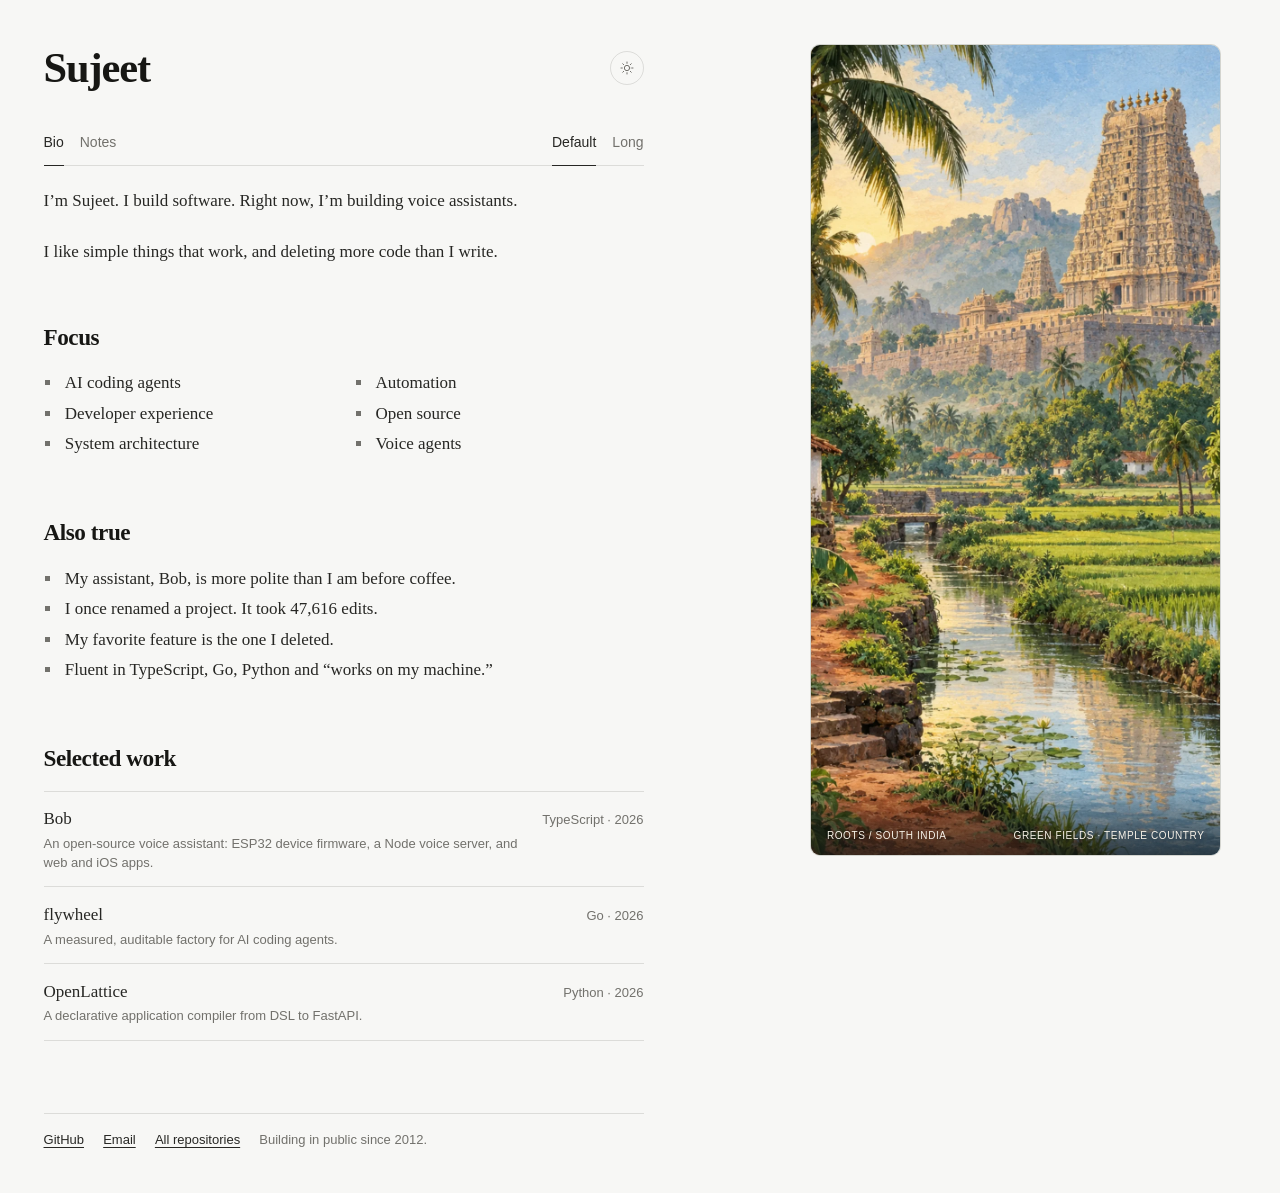
<file: index.html>
<!doctype html>
<html lang="en">
  <head>
    <meta charset="UTF-8" />
    <meta name="viewport" content="width=device-width, initial-scale=1" />
    <meta name="theme-color" content="#f7f7f5" media="(prefers-color-scheme: light)" />
    <meta name="theme-color" content="#191a1c" media="(prefers-color-scheme: dark)" />
    <meta name="description" content="Sujeet builds software. Right now: voice assistants." />
    <meta property="og:title" content="Sujeet | suzworx" />
    <meta property="og:description" content="I build software. Mostly things that talk, sometimes things that should not." />
    <meta property="og:image" content="https://avatars.githubusercontent.com/u/3041104?v=4" />
    <meta name="twitter:card" content="summary" />
    <title>Sujeet | suzworx</title>
    <link rel="icon" href="assets/temple-favicon.png" type="image/png" />
    <link rel="apple-touch-icon" href="assets/temple-touch-icon.png" />
    <link rel="stylesheet" href="styles.css?v=7" />
    <script>
      document.documentElement.dataset.theme = localStorage.getItem("theme") || "system";
    </script>
  </head>
  <body>
    <main class="site-shell">
      <article class="content-frame">
        <div class="home-layout">
          <div class="home-copy">
            <header class="title-row">
              <h1><a href="./">Sujeet</a></h1>
              <button class="theme-toggle" type="button" aria-label="Change color theme" title="Change color theme">
                <svg aria-hidden="true" viewBox="0 0 24 24"><path d="M12 3v2m0 14v2M3 12h2m14 0h2M5.64 5.64l1.42 1.42m9.88 9.88 1.42 1.42m0-12.72-1.42 1.42M7.06 16.94l-1.42 1.42M16 12a4 4 0 1 1-8 0 4 4 0 0 1 8 0Z"/></svg>
              </button>
            </header>

            <div class="section-bar">
              <div class="view-tabs" role="tablist" aria-label="Sections">
                <button type="button" role="tab" id="tab-bio" aria-selected="true" aria-controls="view-bio" data-view="bio">Bio</button>
                <button type="button" role="tab" id="tab-notes" aria-selected="false" aria-controls="view-notes" data-view="notes">Notes</button>
              </div>
              <div class="bio-options" aria-label="Bio length">
                <button type="button" aria-pressed="true" data-bio="brief">Default</button>
                <button type="button" aria-pressed="false" data-bio="long">Long</button>
              </div>
              <span id="notes-count" class="notes-count" hidden></span>
            </div>

            <div id="view-bio" role="tabpanel" aria-labelledby="tab-bio">
            <section class="bio-section" aria-label="Bio">
              <div id="bio-content">
                <p>I’m Sujeet. I build software. Right now, I’m building voice assistants.</p>
                <p>I like simple things that work, and deleting more code than I write.</p>
              </div>
            </section>

            <section class="index-section" aria-labelledby="focus-heading">
              <h2 id="focus-heading">Focus</h2>
              <ul class="focus-list">
                <li>AI coding agents</li>
                <li>Developer experience</li>
                <li>System architecture</li>
                <li>Automation</li>
                <li>Open source</li>
                <li>Voice agents</li>
              </ul>
            </section>

            <section class="index-section" aria-labelledby="facts-heading">
              <h2 id="facts-heading">Also true</h2>
              <ul class="focus-list facts-list">
                <li>My assistant, Bob, is more polite than I am before coffee.</li>
                <li>I once renamed a project. It took 47,616 edits.</li>
                <li>My favorite feature is the one I deleted.</li>
                <li>Fluent in TypeScript, Go, Python and “works on my machine.”</li>
              </ul>
            </section>

            <section class="index-section" aria-labelledby="work-heading">
              <h2 id="work-heading">Selected work</h2>
              <div class="project-list">
                <a class="project-row" href="https://github.com/suzworx/bob" target="_blank" rel="noreferrer">
                  <span><strong>Bob</strong><small>An open-source voice assistant: ESP32 device firmware, a Node voice server, and web and iOS apps.</small></span>
                  <em>TypeScript · 2026</em>
                </a>
                <a class="project-row" href="https://github.com/suzworx/flywheel" target="_blank" rel="noreferrer">
                  <span><strong>flywheel</strong><small>A measured, auditable factory for AI coding agents.</small></span>
                  <em>Go · 2026</em>
                </a>
                <a class="project-row" href="https://github.com/suzworx/OpenLattice" target="_blank" rel="noreferrer">
                  <span><strong>OpenLattice</strong><small>A declarative application compiler from DSL to FastAPI.</small></span>
                  <em>Python · 2026</em>
                </a>
              </div>
            </section>

            </div>

            <div id="view-notes" role="tabpanel" aria-labelledby="tab-notes" hidden>
              <div class="notes-layout">
                <ol id="timeline" class="timeline" aria-label="Notes timeline"></ol>
                <div id="note" class="note-reader" aria-live="polite">
                  <noscript><p>Notes need JavaScript. Read them in <a href="notes.md">notes.md</a>.</p></noscript>
                </div>
              </div>
            </div>

            <footer>
              <a href="https://github.com/suzworx" target="_blank" rel="noreferrer">GitHub</a>
              <a href="mailto:suzworx@gmail.com">Email</a>
              <a href="https://github.com/suzworx?tab=repositories" target="_blank" rel="noreferrer">All repositories</a>
              <span>Building in public since 2012.</span>
            </footer>
          </div>

          <aside class="home-visual" aria-label="A lush South Indian landscape with a monumental temple rising in the distance">
            <img class="hero-image" src="assets/telugu-temple.webp" alt="A painted South Indian landscape with green fields, palms, a waterway, and a great Dravidian temple" />
            <p class="visual-caption"><span>roots / south india</span><span>green fields · temple country</span></p>
          </aside>
        </div>
      </article>
    </main>
    <script src="notes.js?v=7"></script>
    <script src="script.js?v=7"></script>
  </body>
</html>
</file>
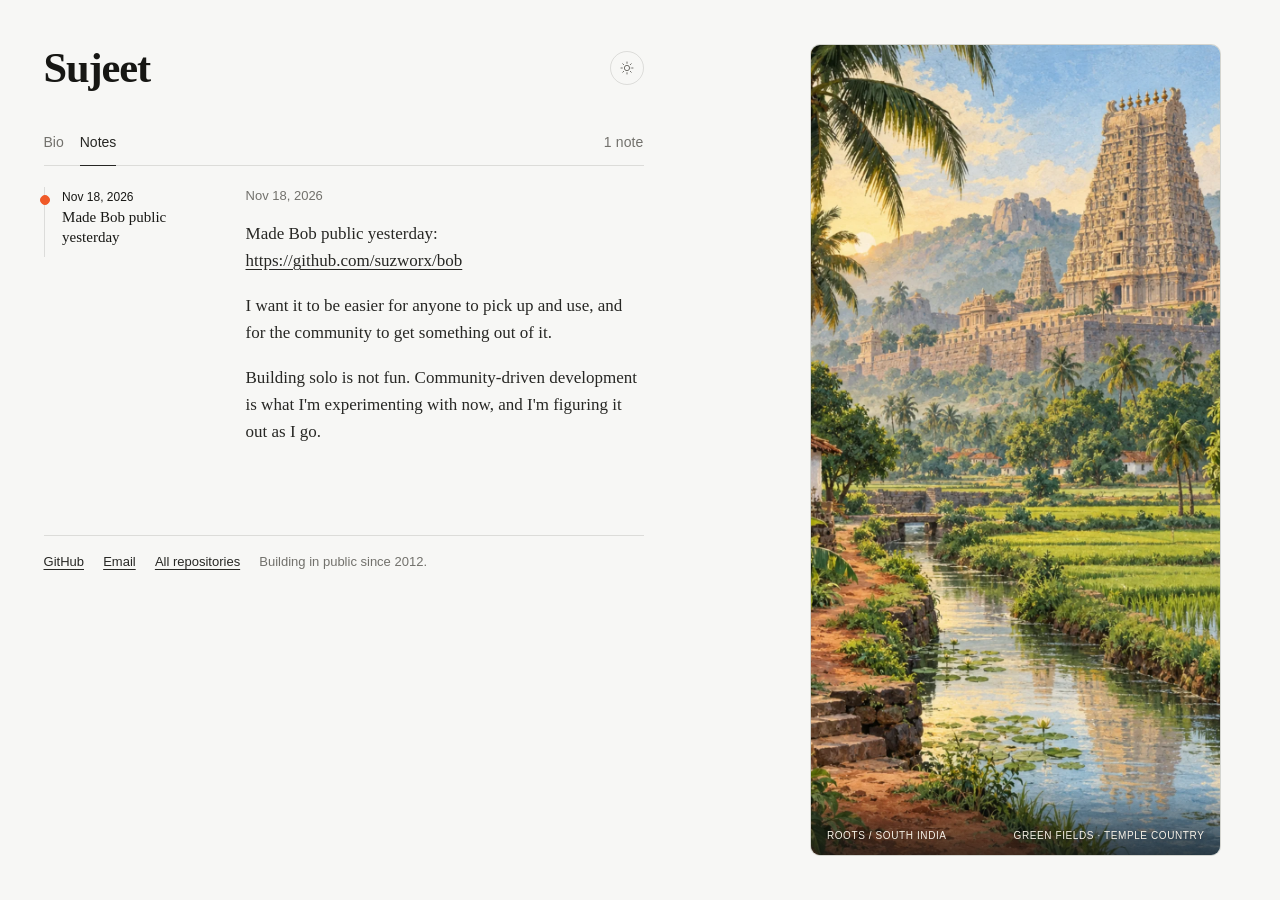
<file: feed.html>
<!doctype html>
<meta charset="UTF-8" />
<title>Moved to Notes</title>
<script>location.replace("./" + (location.hash && location.hash !== "#feed" ? location.hash : "#notes"));</script>
<meta http-equiv="refresh" content="0; url=./#notes" />
<p>The feed is now <a href="./#notes">Notes</a>.</p>
</file>
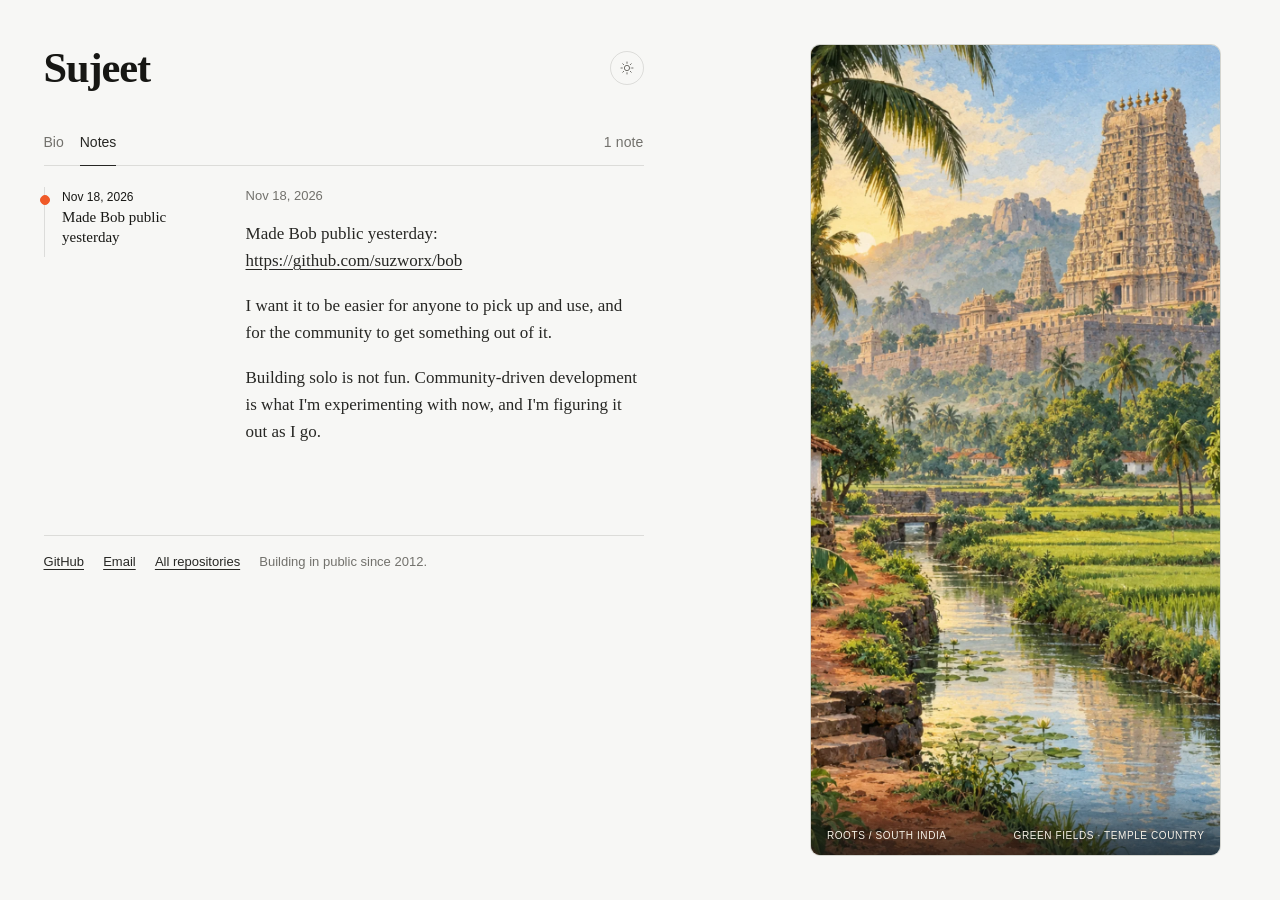
<file: notes.html>
<!doctype html>
<meta charset="UTF-8" />
<title>Notes | Sujeet</title>
<script>location.replace("./" + (location.hash || "#notes"));</script>
<meta http-equiv="refresh" content="0; url=./#notes" />
<p>Notes are on the <a href="./#notes">home page</a>.</p>
</file>
<file: styles.css>
@font-face{font-family:"Iowan Local";src:local("Iowan Old Style"),local("Palatino");font-display:swap}
:root{--bg:#f7f7f5;--copy:#272724;--heading:#171714;--muted:#72716c;--line:rgba(39,39,36,.13);--panel:#eceee9;--orange:#f05a28;--blue:#2d5fd5;--green:#4d7d55;--paper:#fffef9;--reading:"Iowan Local","Iowan Old Style","Palatino Linotype",Palatino,Georgia,serif;--ui:ui-sans-serif,-apple-system,BlinkMacSystemFont,"Segoe UI",sans-serif;color-scheme:light}
html[data-theme="dark"]{--bg:#191a1c;--copy:#e8e6e0;--heading:#f7f5ef;--muted:#aaa7a0;--line:rgba(232,230,224,.16);--panel:#232529;--paper:#202225;--orange:#ff7446;--blue:#7298ff;--green:#81a98a;color-scheme:dark}
@media(prefers-color-scheme:dark){html[data-theme="system"]{--bg:#191a1c;--copy:#e8e6e0;--heading:#f7f5ef;--muted:#aaa7a0;--line:rgba(232,230,224,.16);--panel:#232529;--paper:#202225;--orange:#ff7446;--blue:#7298ff;--green:#81a98a;color-scheme:dark}}
*{box-sizing:border-box}html{background:var(--bg);scrollbar-gutter:stable}body{margin:0;background:var(--bg);color:var(--copy);font:17px/1.6 var(--reading);text-rendering:optimizeLegibility}.site-shell{--pad:clamp(1.25rem,3.4vw,3.25rem);min-height:100vh;padding:var(--pad);container-type:inline-size}.content-frame{--width:600px;width:min(100%,var(--width));margin-inline:auto}.home-layout,.home-copy{min-width:0}.title-row{display:flex;align-items:center;justify-content:space-between;margin-bottom:2.35rem}h1{margin:0;font-size:clamp(2.2rem,3.5vw,2.65rem);font-weight:600;line-height:1.15;letter-spacing:-.025em}h1 a{color:var(--heading);text-decoration:none}h1 a:hover{opacity:.7}h1 span{font-size:1.1em}.theme-toggle{width:34px;height:34px;display:grid;place-items:center;border:1px solid var(--line);border-radius:50%;background:transparent;color:var(--muted);cursor:pointer}.theme-toggle:hover{color:var(--heading);border-color:var(--muted)}.theme-toggle svg{width:16px;fill:none;stroke:currentColor;stroke-width:1.5;stroke-linecap:round}.bio-section{margin-bottom:3.4rem}.section-bar{display:flex;align-items:baseline;justify-content:space-between;border-bottom:1px solid var(--line);margin-bottom:1.35rem;padding-bottom:.55rem;color:var(--muted);font:14px/1.4 var(--ui);letter-spacing:.01em}.bio-options{display:flex;gap:1rem}.bio-options button{position:relative;border:0;background:none;padding:.2rem 0;color:inherit;font:inherit;cursor:pointer}.bio-options button:hover,.bio-options button[aria-pressed="true"]{color:var(--copy)}.bio-options button[aria-pressed="true"]::after{content:"";position:absolute;left:0;right:0;bottom:-.62rem;height:1px;background:var(--copy)}p{margin:0 0 1.45rem;text-wrap:pretty}.index-section{margin-top:3.5rem}.index-section h2{margin:0 0 1rem;color:var(--heading);font-size:1.45rem;line-height:1.4;font-weight:600;letter-spacing:-.02em}.focus-list{columns:2;column-gap:2.5rem;margin:.8em 0 0;padding-left:1.1em;list-style:square}.focus-list li{break-inside:avoid;margin-bottom:.2rem;padding-left:.15em}.focus-list li::marker{color:var(--muted)}.project-list{border-top:1px solid var(--line)}.project-row{display:grid;grid-template-columns:minmax(0,1fr) auto;align-items:baseline;gap:1.4rem;padding:.85rem 0;border-bottom:1px solid var(--line);color:var(--copy);text-decoration:none}.project-row span{display:flex;flex-direction:column}.project-row strong{font-weight:400}.project-row small{color:var(--muted);font:13px/1.45 var(--ui);margin-top:.15rem}.project-row em{color:var(--muted);font:normal 13px/1.4 var(--ui);white-space:nowrap}.project-list:hover .project-row{opacity:.62}.project-list:hover .project-row:hover{opacity:1}.project-row:focus-visible,.theme-toggle:focus-visible,.bio-options button:focus-visible,footer a:focus-visible{outline:2px solid var(--blue);outline-offset:3px}footer{display:flex;flex-wrap:wrap;gap:.55rem 1.2rem;margin-top:4.5rem;padding-top:1rem;border-top:1px solid var(--line);color:var(--muted);font:13px/1.5 var(--ui)}footer a{color:var(--copy);text-underline-offset:.2em}.home-visual{display:none}
@container(min-width:1100px){.home-layout{width:min(100cqi,1500px);margin-inline:calc((var(--width) - min(100cqi,1500px))/2);display:grid;grid-template-columns:minmax(0,1.75fr) minmax(380px,1fr);gap:clamp(2rem,3.6vw,3.75rem);align-items:start}.home-copy{width:min(100%,var(--width))}.home-visual{display:block;position:sticky;top:var(--pad);height:calc(100svh - 2 * var(--pad));min-height:min(72svh,760px);overflow:hidden;border:1px solid var(--line);border-radius:10px;background:var(--panel);isolation:isolate}}
.foundry-grid{position:absolute;inset:0;background-image:linear-gradient(var(--line) 1px,transparent 1px),linear-gradient(90deg,var(--line) 1px,transparent 1px);background-size:32px 32px;mask-image:linear-gradient(to bottom,black,transparent 88%)}.foundry{position:absolute;inset:8% 9% 9%}.rail{position:absolute;left:49%;width:2px;background:var(--copy);opacity:.42}.rail-a{top:5%;height:13%}.rail-b{top:32%;height:9%}.rail-c{top:58%;height:9%}.unit{position:absolute;left:50%;transform:translateX(-50%);width:min(88%,320px);height:14%;min-height:84px;border:1px solid var(--copy);background:var(--paper);box-shadow:6px 6px 0 var(--copy);display:grid;grid-template-columns:46px 1fr;grid-template-rows:1fr 1fr;align-items:end;padding:14px 18px;transition:transform .3s ease,box-shadow .3s ease}.unit i{grid-row:1/3;align-self:start;color:var(--muted);font:11px/1 var(--ui);font-style:normal}.unit b{font:600 clamp(20px,3vw,31px)/.9 var(--ui);letter-spacing:-.06em}.unit small{align-self:start;color:var(--muted);font:11px/1.2 var(--ui);text-transform:uppercase;letter-spacing:.08em}.unit:hover{transform:translateX(-50%) translate(-3px,-3px);box-shadow:10px 10px 0 var(--copy)}.lead{top:18%;border-top:6px solid var(--orange)}.build{top:41%;border-top:6px solid var(--blue)}.test{top:64%;border-top:6px solid var(--green)}.ship{top:87%;border-top:6px solid var(--heading)}.tag{position:absolute;left:50%;transform:translateX(-50%);font:10px/1 var(--ui);letter-spacing:.12em;text-transform:uppercase;color:var(--muted);white-space:nowrap}.input-tag{top:1%}.output-tag{bottom:-8%}.signal{position:absolute;border-radius:50%;filter:blur(.2px);animation:drift 8s ease-in-out infinite alternate}.signal-a{width:130px;height:130px;right:-18%;top:5%;background:color-mix(in srgb,var(--orange) 36%,transparent)}.signal-b{width:180px;height:180px;left:-30%;top:43%;background:color-mix(in srgb,var(--blue) 25%,transparent);animation-delay:-3s}.signal-c{width:140px;height:140px;right:-22%;bottom:-5%;background:color-mix(in srgb,var(--green) 28%,transparent);animation-delay:-5s}.stamp{position:absolute;right:-3%;top:26%;transform:rotate(9deg);color:var(--orange);border:2px solid currentColor;border-radius:50%;width:62px;height:62px;display:grid;place-items:center;text-align:center;font:700 12px/1 var(--ui);letter-spacing:.08em;opacity:.76}.meter{position:absolute;left:-2%;bottom:2%;display:flex;gap:4px;transform:rotate(-90deg);transform-origin:left bottom}.meter span{width:4px;background:var(--copy)}.meter span:nth-child(1){height:9px}.meter span:nth-child(2){height:18px}.meter span:nth-child(3){height:27px}.meter span:nth-child(4){height:15px}.meter span:nth-child(5){height:23px}.visual-caption{position:absolute;left:1rem;right:1rem;bottom:.7rem;display:flex;justify-content:space-between;margin:0;color:var(--muted);font:10px/1.2 var(--ui);letter-spacing:.06em;text-transform:uppercase}@keyframes drift{to{transform:translate(10px,18px) scale(1.08)}}
@media(max-width:639px){.site-shell{padding:2.5rem 1.25rem 1.25rem}.title-row{margin-bottom:2rem}.focus-list{columns:1}.project-row{grid-template-columns:1fr;gap:.2rem}.project-row em{font-size:12px}footer span{width:100%}}
.hero-image{width:100%;height:100%;display:block;object-fit:cover;object-position:center}.home-visual>.visual-caption{z-index:2;left:0;right:0;bottom:0;padding:2.8rem 1rem .85rem;color:#f7f2e8;background:linear-gradient(transparent,rgba(16,18,18,.68));text-shadow:0 1px 8px rgba(0,0,0,.35)}
@media(prefers-reduced-motion:reduce){*{scroll-behavior:auto!important;animation:none!important;transition:none!important}}
.facts-list{columns:1}
.note-list{margin-top:.4rem}.note{padding:1.1rem 0 1rem;border-bottom:1px solid var(--line)}.note p{margin:0 0 .7rem}.note p:last-of-type{margin-bottom:.5rem}.note code{font:.88em ui-monospace,SFMono-Regular,Menlo,monospace;background:var(--panel);padding:.1em .35em;border-radius:4px}.note a{color:var(--copy);text-underline-offset:.2em}.note .note-date{color:var(--muted);font:13px/1.4 var(--ui);text-decoration:none}.note .note-date:hover{color:var(--copy)}.note:target{background:linear-gradient(90deg,var(--panel),transparent)}



.notes-layout{display:grid;grid-template-columns:170px minmax(0,1fr);gap:2rem;align-items:start}.timeline{list-style:none;margin:0;padding:0;border-left:1px solid var(--line)}.timeline li:first-child a{padding-top:.1rem}.timeline li:first-child a::before{top:.5rem}.timeline a{position:relative;display:flex;flex-direction:column;gap:.1rem;padding:.55rem 0 .55rem 1.1rem;color:var(--muted);text-decoration:none}.timeline a::before{content:"";position:absolute;left:-4.5px;top:.95rem;width:8px;height:8px;border-radius:50%;background:var(--bg);border:1px solid var(--muted)}.timeline time{font:12px/1.4 var(--ui)}.timeline span{font-size:15px;line-height:1.35}.timeline a:hover{color:var(--copy)}.timeline a[aria-current="page"]{color:var(--heading)}.timeline a[aria-current="page"]::before{background:var(--orange);border-color:var(--orange)}.timeline a:focus-visible{outline:2px solid var(--blue);outline-offset:2px}
.note-reader{min-width:0}.note-reader p{margin:0 0 1.1rem}.note-reader .note-date{color:var(--muted);font:13px/1.4 var(--ui);margin-bottom:.9rem}.note-reader a{color:var(--copy);text-underline-offset:.2em}.note-reader code{font:.88em ui-monospace,SFMono-Regular,Menlo,monospace;background:var(--panel);padding:.1em .35em;border-radius:4px}
@media(max-width:639px){.notes-layout{grid-template-columns:1fr;gap:1.5rem}}
.view-tabs{display:flex;gap:1rem}.view-tabs button,.notes-count{position:relative;border:0;background:none;padding:.2rem 0;color:inherit;font:inherit}.view-tabs button{cursor:pointer}.view-tabs button:hover,.view-tabs button[aria-selected="true"]{color:var(--copy)}.view-tabs button[aria-selected="true"]::after{content:"";position:absolute;left:0;right:0;bottom:-.62rem;height:1px;background:var(--copy)}.view-tabs button:focus-visible{outline:2px solid var(--blue);outline-offset:3px}[hidden]{display:none!important}#view-notes{margin-top:.4rem}
</file>
